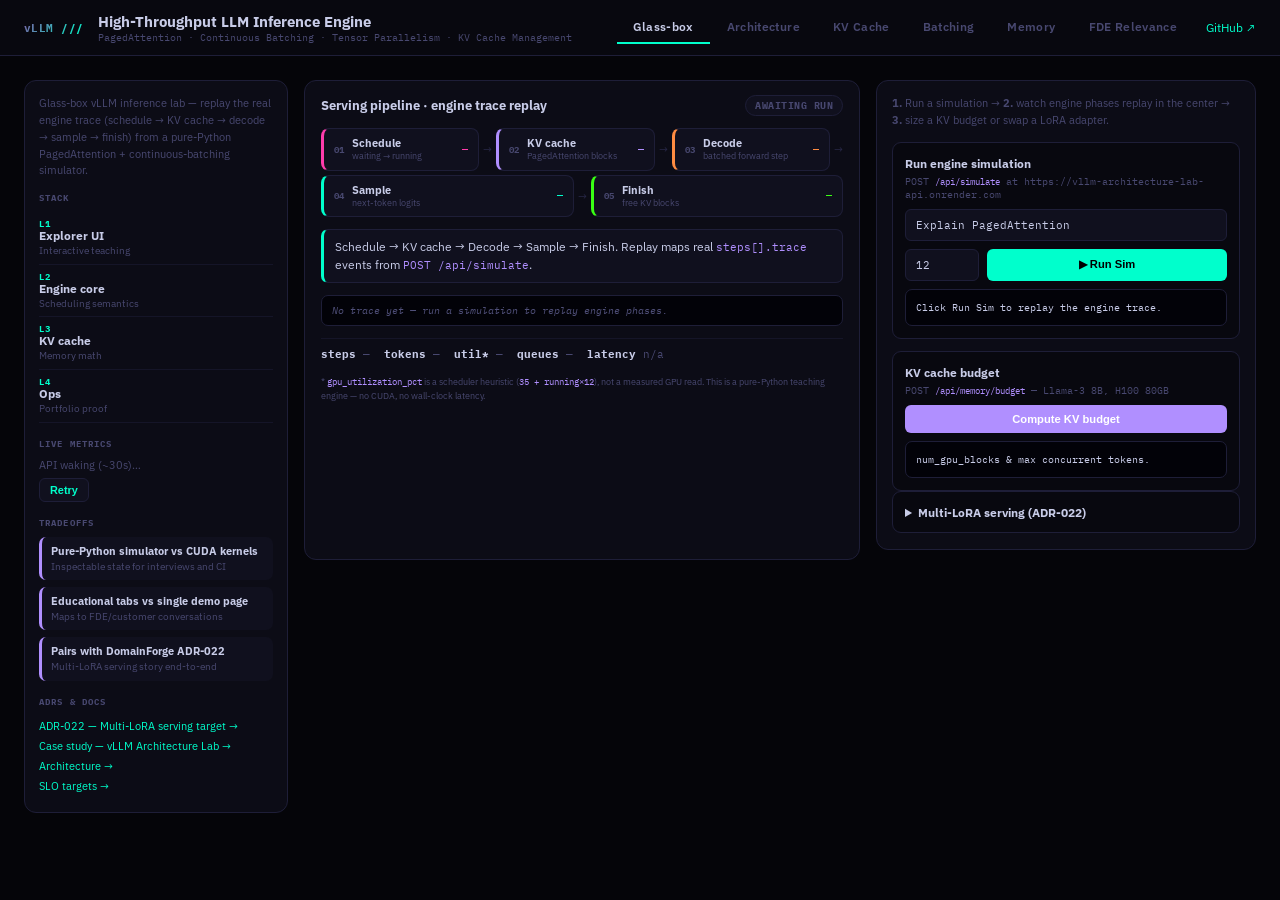
<file: demo/index.html>
<!DOCTYPE html>
<html lang="en">
<head>
<meta charset="UTF-8">
<meta name="viewport" content="width=device-width, initial-scale=1.0">
<title>vLLM Architecture — High-Throughput Inference</title>
<style>
@import url('https://fonts.googleapis.com/css2?family=IBM+Plex+Mono:wght@400;500;600;700&family=IBM+Plex+Sans:wght@300;400;500;600;700;800&display=swap');

:root {
  /* Palette — silicon wafer dark + electric neon accents */
  --bg:      #050509;
  --s1:      #08080F;
  --s2:      #0C0C16;
  --s3:      #10101E;
  --border:  #151528;
  --border2: #1E1E38;

  /* Signal colors */
  --gpu:     #00FFCC;   /* GPU / hardware — teal-mint */
  --kv:      #7B5EA7;   /* KV cache — deep purple */
  --kv2:     #B08FFF;   /* KV cache light */
  --batch:   #FF8C42;   /* Batching — amber-orange */
  --mem:     #4FACDE;   /* Memory mgmt — steel blue */
  --sched:   #FF3CAC;   /* Scheduler — hot pink */
  --api:     #39FF14;   /* API layer — neon green */
  --tensor:  #FFD23F;   /* Tensor parallel — gold */
  --quant:   #FF6B6B;   /* Quantization — coral */

  --text:    #C8CCE8;
  --muted:   #484870;
  --muted2:  #282848;

  --mono:    'IBM Plex Mono', monospace;
  --sans:    'IBM Plex Sans', system-ui, sans-serif;
  --surface: var(--s2);
  --accent:  var(--gpu);
}

*, *::before, *::after { box-sizing: border-box; margin: 0; padding: 0; }

body {
  background: var(--bg);
  color: var(--text);
  font-family: var(--sans);
  min-height: 100vh;
}

::-webkit-scrollbar { width: 5px; height: 5px; }
::-webkit-scrollbar-thumb { background: var(--border2); border-radius: 3px; }

/* ── Header ── */
.hdr {
  background: var(--s1);
  border-bottom: 1px solid var(--border2);
  padding: 0 24px;
  display: flex; align-items: center; justify-content: space-between;
  height: 56px;
  position: sticky; top: 0; z-index: 200;
  backdrop-filter: blur(12px);
}
.hdr-left { display: flex; align-items: center; gap: 14px; }
.hdr-badge {
  font-family: var(--mono); font-size: 0.7rem; font-weight: 700;
  background: linear-gradient(135deg, var(--kv), var(--gpu));
  -webkit-background-clip: text; -webkit-text-fill-color: transparent;
  letter-spacing: 0.04em;
}
.hdr-title { font-size: 0.92rem; font-weight: 700; color: var(--text); }
.hdr-sub { font-size: 0.6rem; color: var(--muted); font-family: var(--mono); }
.tabs { display: flex; gap: 1px; }
.tab {
  background: none; border: none; cursor: pointer;
  padding: 8px 16px; font-size: 0.72rem; font-weight: 600;
  color: var(--muted); font-family: var(--sans); letter-spacing: 0.03em;
  border-bottom: 2px solid transparent; transition: all 0.15s;
}
.tab.on { color: var(--text); border-bottom-color: var(--gpu); }

/* ── Views ── */
.view { display: none; padding: 24px; min-height: calc(100vh - 56px); }
.view.on { display: block; }

/* ══════════════════════════════════════════
   ARCHITECTURE DIAGRAM
══════════════════════════════════════════ */
.arch-wrap { min-width: 1080px; }

/* Section title bar */
.sec-bar {
  display: flex; align-items: center; gap: 10px;
  margin-bottom: 10px; margin-top: 20px;
}
.sec-bar:first-child { margin-top: 0; }
.sec-line { flex: 1; height: 1px; background: var(--border2); }
.sec-label {
  font-size: 0.6rem; font-weight: 700; text-transform: uppercase;
  letter-spacing: 0.14em; font-family: var(--mono); white-space: nowrap;
}

/* Layer row */
.layer {
  display: flex; align-items: stretch; gap: 0;
  margin-bottom: 4px;
}

.layer-tag {
  width: 120px; flex-shrink: 0;
  display: flex; flex-direction: column; justify-content: center;
  padding: 10px 12px;
  background: var(--s1); border: 1px solid var(--border2);
  border-right: 3px solid;
  border-radius: 8px 0 0 8px;
}
.lt-name { font-size: 0.62rem; font-weight: 700; text-transform: uppercase; letter-spacing: 0.1em; }
.lt-sub  { font-size: 0.54rem; color: var(--muted); margin-top: 2px; font-family: var(--mono); }

.layer-body {
  flex: 1; display: flex; align-items: center; flex-wrap: wrap; gap: 8px;
  padding: 10px 14px;
  background: var(--s2); border: 1px solid var(--border2);
  border-left: none; border-radius: 0 8px 8px 0;
}

/* Node */
.node {
  background: var(--s3); border: 1px solid var(--border2);
  border-radius: 7px; padding: 8px 12px;
  min-width: 110px; cursor: pointer;
  transition: all 0.18s; position: relative;
  border-left: 3px solid transparent;
}
.node:hover { transform: translateY(-2px); box-shadow: 0 6px 24px rgba(0,0,0,0.5); border-color: var(--text); }
.node-icon { font-size: 0.9rem; margin-bottom: 3px; }
.node-name { font-size: 0.68rem; font-weight: 700; line-height: 1.2; color: var(--text); }
.node-sub  { font-size: 0.56rem; font-family: var(--mono); color: var(--muted); margin-top: 2px; }
.node-tag  {
  position: absolute; top: -6px; right: 6px;
  font-size: 0.5rem; font-weight: 800; font-family: var(--mono);
  padding: 1px 5px; border-radius: 10px; text-transform: uppercase; letter-spacing: 0.06em;
}

.arrow { font-size: 0.7rem; color: var(--muted2); flex-shrink: 0; padding: 0 2px; }

/* flow connector between layers */
.flow-connector {
  display: flex; align-items: center; justify-content: center;
  height: 22px; position: relative; margin: 0 0 2px;
}
.flow-connector::before {
  content: ''; position: absolute;
  left: 130px; right: 0; top: 50%; height: 1px;
  background: linear-gradient(90deg, transparent, var(--border2) 20%, var(--border2) 80%, transparent);
}
.flow-label {
  position: relative; background: var(--s2);
  border: 1px solid var(--border2); border-radius: 20px;
  padding: 2px 10px; font-size: 0.56rem; font-family: var(--mono); color: var(--muted);
  margin-left: 130px; z-index: 1;
}

/* ══════════════════════════════════════════
   KV CACHE DEEP-DIVE
══════════════════════════════════════════ */
.kv-visual {
  background: var(--s1);
  border: 1px solid var(--border2);
  border-radius: 12px; padding: 20px;
  margin-bottom: 16px;
}

.kv-title {
  font-size: 0.65rem; font-weight: 700; text-transform: uppercase;
  letter-spacing: 0.12em; font-family: var(--mono); margin-bottom: 16px;
  display: flex; align-items: center; gap: 8px;
}
.kv-title-dot { width: 8px; height: 8px; border-radius: 50%; background: var(--kv2); }

/* PagedAttention block grid */
.paged-grid { display: flex; flex-direction: column; gap: 12px; }
.paged-row { display: flex; align-items: center; gap: 8px; }
.paged-label { font-size: 0.6rem; font-family: var(--mono); color: var(--muted); width: 80px; flex-shrink: 0; text-align: right; }
.blocks-wrap { display: flex; gap: 3px; flex-wrap: wrap; }
.kv-block {
  width: 36px; height: 28px; border-radius: 4px;
  display: flex; align-items: center; justify-content: center;
  font-size: 0.45rem; font-family: var(--mono); font-weight: 700;
  border: 1px solid; position: relative; cursor: pointer;
  transition: all 0.15s;
}
.kv-block:hover { transform: scale(1.2); z-index: 10; }
.kv-block.used   { background: rgba(123,94,167,0.3); border-color: var(--kv2); color: var(--kv2); }
.kv-block.free   { background: rgba(30,30,56,0.6); border-color: var(--border2); color: var(--muted2); }
.kv-block.shared { background: rgba(0,255,204,0.12); border-color: var(--gpu); color: var(--gpu); }
.kv-block.evict  { background: rgba(255,107,107,0.15); border-color: var(--quant); color: var(--quant); border-style: dashed; }

/* ══════════════════════════════════════════
   BATCHING VISUAL
══════════════════════════════════════════ */
.batch-compare {
  display: grid; grid-template-columns: 1fr 1fr; gap: 16px; margin-top: 12px;
}
.batch-panel {
  background: var(--s1); border: 1px solid var(--border2); border-radius: 10px; padding: 16px;
}
.bp-title {
  font-size: 0.62rem; font-weight: 800; text-transform: uppercase; letter-spacing: 0.1em;
  margin-bottom: 12px; display: flex; align-items: center; gap: 7px;
}
.request-bar {
  height: 22px; border-radius: 3px; margin-bottom: 5px;
  display: flex; align-items: center; padding: 0 8px;
  font-size: 0.55rem; font-family: var(--mono); font-weight: 700;
  position: relative; overflow: hidden;
}
.req-wait { position: absolute; right: 0; top: 0; bottom: 0; opacity: 0.3; }

.throughput-bar {
  height: 8px; border-radius: 4px; margin-top: 8px;
  background: linear-gradient(90deg, var(--batch), var(--gpu));
  transition: width 1s;
}

/* ══════════════════════════════════════════
   MEMORY MAP
══════════════════════════════════════════ */
.mem-map {
  display: grid; grid-template-columns: 1fr 1fr; gap: 16px;
}
.mem-bar-group { margin-top: 10px; }
.mem-segment {
  display: flex; align-items: center; gap: 8px;
  padding: 6px 0; border-bottom: 1px solid var(--border);
  font-size: 0.7rem;
}
.mem-seg-color { width: 10px; height: 10px; border-radius: 2px; flex-shrink: 0; }
.mem-seg-label { flex: 1; color: var(--text); }
.mem-seg-bar-wrap { width: 120px; height: 6px; background: var(--border2); border-radius: 3px; overflow: hidden; }
.mem-seg-bar { height: 100%; border-radius: 3px; }
.mem-seg-val { font-family: var(--mono); font-size: 0.62rem; font-weight: 700; width: 48px; text-align: right; }

/* GPU utilization bars */
.gpu-util { margin-top: 12px; }
.gpu-row { margin-bottom: 8px; }
.gpu-row-hd { display: flex; justify-content: space-between; font-size: 0.62rem; margin-bottom: 3px; font-family: var(--mono); }
.gpu-bar-bg { height: 14px; background: var(--border2); border-radius: 3px; overflow: hidden; position: relative; }
.gpu-bar-fill { height: 100%; border-radius: 3px; position: relative; transition: width 1s; }
.gpu-bar-label { position: absolute; right: 6px; top: 0; height: 100%; display: flex; align-items: center; font-size: 0.55rem; font-family: var(--mono); font-weight: 700; }

/* ══════════════════════════════════════════
   FDE GUIDE
══════════════════════════════════════════ */
.fde-grid { display: grid; grid-template-columns: 1fr 1fr 1fr; gap: 14px; }
.fde-card {
  border-radius: 10px; padding: 16px;
  border: 1px solid var(--border2); background: var(--s1);
  position: relative; overflow: hidden;
}
.fde-card::before {
  content: ''; position: absolute; top: 0; left: 0; right: 0; height: 3px;
  border-radius: 10px 10px 0 0;
}
.fde-tier { font-size: 0.55rem; font-weight: 800; text-transform: uppercase; letter-spacing: 0.12em; font-family: var(--mono); margin-bottom: 6px; }
.fde-role { font-size: 0.95rem; font-weight: 800; margin-bottom: 4px; line-height: 1.2; }
.fde-sub  { font-size: 0.68rem; color: var(--muted); margin-bottom: 12px; }
.fde-items { display: flex; flex-direction: column; gap: 6px; }
.fde-item { display: flex; align-items: flex-start; gap: 7px; font-size: 0.7rem; line-height: 1.4; }
.fde-dot  { width: 5px; height: 5px; border-radius: 50%; flex-shrink: 0; margin-top: 5px; }
.depth-meter {
  margin-top: 12px; padding: 8px 10px;
  background: var(--s3); border-radius: 6px;
  font-size: 0.62rem; font-family: var(--mono);
}
.depth-label { color: var(--muted); margin-bottom: 4px; }
.depth-bar { height: 6px; border-radius: 3px; background: var(--border2); overflow: hidden; }
.depth-fill { height: 100%; border-radius: 3px; }

/* info table */
.info-tbl { width: 100%; border-collapse: collapse; margin-top: 12px; }
.info-tbl th {
  text-align: left; padding: 6px 10px; font-size: 0.6rem; font-weight: 700;
  text-transform: uppercase; letter-spacing: 0.08em; color: var(--muted);
  border-bottom: 1px solid var(--border2); font-family: var(--mono);
}
.info-tbl td { padding: 7px 10px; font-size: 0.7rem; border-bottom: 1px solid var(--border); vertical-align: top; }
.info-tbl tr:last-child td { border-bottom: none; }
.info-tbl td:first-child { font-weight: 700; color: var(--text); }
.info-tbl td:nth-child(2) { color: var(--muted); font-size: 0.65rem; }
.info-tbl td:nth-child(3) { font-family: var(--mono); font-size: 0.62rem; }

.yes { color: var(--gpu); font-weight: 800; }
.partial { color: var(--batch); font-weight: 700; }
.no { color: var(--quant); }

/* code block */
.codeblock {
  background: #020208;
  border: 1px solid var(--border2); border-radius: 8px;
  padding: 16px; font-family: var(--mono); font-size: 0.68rem; line-height: 1.9;
  overflow-x: auto; margin-top: 12px;
}

/* tooltip */
.tooltip-wrap { position: relative; display: inline-block; }
.tooltip {
  display: none;
  position: absolute; bottom: calc(100% + 8px); left: 50%; transform: translateX(-50%);
  background: var(--s3); border: 1px solid var(--border2); border-radius: 7px;
  padding: 8px 12px; min-width: 200px; max-width: 280px;
  font-size: 0.65rem; line-height: 1.5; color: var(--text);
  z-index: 300; pointer-events: none; white-space: normal;
}
.node:hover .tooltip { display: block; }

@keyframes pulse-glow {
  0%,100% { box-shadow: 0 0 0 0 currentColor; }
  50%      { box-shadow: 0 0 8px 2px currentColor; }
}
.pulse { animation: pulse-glow 2.5s ease-in-out infinite; }

/* ══════════════════════════════════════════
   GLASS-BOX WORKBENCH (rail · pipeline · product)
══════════════════════════════════════════ */
.gb-workbench {
  display: grid;
  grid-template-columns: 264px minmax(0, 1fr) 380px;
  gap: 16px;
  align-items: start;
  max-width: 1440px;
}
.gb-rail, .gb-center, .gb-product {
  background: var(--s2);
  border: 1px solid var(--border2);
  border-radius: 12px;
}

/* ── Left rail ── */
.gb-rail {
  padding: 14px 14px 16px;
  font-size: 0.72rem;
  position: sticky; top: 72px;
  max-height: calc(100vh - 92px); overflow: auto;
}
.gb-rail-lede { font-size: 0.68rem; color: var(--muted); line-height: 1.55; margin-bottom: 12px; }
.gb-rail-title {
  font-size: 0.58rem; font-weight: 700; text-transform: uppercase; letter-spacing: 0.12em;
  color: var(--muted); font-family: var(--mono); margin: 14px 0 8px;
}
.gb-rail-title:first-of-type { margin-top: 0; }
.gb-stack-layer { padding: 6px 0; border-bottom: 1px solid var(--border); }
.gb-stack-tier { font-size: 0.54rem; font-weight: 800; color: var(--gpu); font-family: var(--mono); letter-spacing: 0.06em; }
.gb-stack-name { font-weight: 700; font-size: 0.74rem; color: var(--text); line-height: 1.25; }
.gb-stack-role { color: var(--muted); font-size: 0.64rem; line-height: 1.35; }
.gb-metrics { display: grid; grid-template-columns: 1fr 1fr; gap: 6px; }
.gb-metric { background: var(--s3); border: 1px solid var(--border2); border-radius: 7px; padding: 6px 8px; }
.gb-metric span { display: block; font-size: 0.52rem; color: var(--muted); text-transform: uppercase; letter-spacing: 0.05em; font-family: var(--mono); }
.gb-metric strong { font-size: 0.95rem; font-weight: 700; color: var(--text); font-family: var(--mono); }
.gb-metrics-failed { color: var(--muted); }
.gb-retry {
  margin-top: 6px; background: var(--s3); color: var(--gpu); border: 1px solid var(--border2);
  padding: 5px 10px; border-radius: 6px; font-size: 0.68rem; cursor: pointer; font-weight: 700;
}
.gb-tradeoff { margin-top: 7px; padding: 7px 9px; background: var(--s3); border-radius: 7px; border-left: 3px solid var(--kv2); }
.gb-tradeoff strong { display: block; font-size: 0.68rem; color: var(--text); margin-bottom: 2px; }
.gb-tradeoff p { margin: 0; font-size: 0.62rem; color: var(--muted); line-height: 1.35; }
.gb-adr-links { list-style: none; }
.gb-adr-links a { display: block; font-size: 0.66rem; color: var(--gpu); text-decoration: none; padding: 3px 0; }
.gb-adr-links a:hover { text-decoration: underline; }
.gb-rail .muted { color: var(--muted); font-size: 0.66rem; }

/* ── Center pipeline ── */
.gb-center { padding: 14px 16px 16px; display: flex; flex-direction: column; gap: 12px; min-height: 480px; }
.gb-center-head { display: flex; align-items: center; justify-content: space-between; gap: 8px; flex-wrap: wrap; }
.gb-center-head h2 { font-size: 0.82rem; font-weight: 700; color: var(--text); }
.gb-source-badge {
  font-size: 0.6rem; font-weight: 700; padding: 3px 9px; border-radius: 999px; font-family: var(--mono);
  background: var(--s3); color: var(--muted); border: 1px solid var(--border2); text-transform: uppercase; letter-spacing: 0.05em;
}
.gb-source-badge.live { background: rgba(57,255,20,0.12); color: var(--api); border-color: rgba(57,255,20,0.3); }
.gb-source-badge.running { background: rgba(255,140,66,0.12); color: var(--batch); border-color: rgba(255,140,66,0.3); }

.gb-pipeline { display: flex; flex-wrap: wrap; align-items: stretch; gap: 4px; }
.gb-agent-node {
  --node-accent: var(--border2);
  display: grid; grid-template-columns: auto 1fr auto; gap: 4px 8px; align-items: center;
  flex: 1 1 120px; min-width: 120px; padding: 8px 10px;
  border: 1.5px solid var(--border2); border-left: 3px solid var(--node-accent); border-radius: 8px;
  background: var(--s3); transition: all 0.2s;
}
.gb-agent-node.gb-active { border-color: var(--node-accent); box-shadow: 0 0 14px -2px var(--node-accent); background: var(--s1); }
.gb-agent-node.gb-done { border-color: var(--node-accent); opacity: 0.92; }
.gb-agent-idx { font-size: 0.56rem; font-weight: 800; color: var(--muted); font-family: var(--mono); }
.gb-agent-node strong { display: block; font-size: 0.7rem; color: var(--text); line-height: 1.2; }
.gb-agent-node small { display: block; font-size: 0.54rem; color: var(--muted); line-height: 1.3; }
.gb-agent-node em { font-style: normal; font-family: var(--mono); font-size: 0.6rem; color: var(--node-accent); font-weight: 700; }
.gb-agent-arrow { align-self: center; color: var(--muted2); font-size: 0.7rem; }

.gb-gate {
  font-size: 0.72rem; padding: 8px 11px; background: var(--s3);
  border: 1px solid var(--border2); border-left: 3px solid var(--gpu);
  border-radius: 7px; color: var(--text); line-height: 1.5;
}
.gb-gate code, .gb-hint code, .gb-honest-note code { font-family: var(--mono); color: var(--kv2); font-size: 0.92em; }
.gb-event-log {
  font-family: var(--mono); font-size: 0.64rem; max-height: 130px; overflow: auto;
  background: #020208; border: 1px solid var(--border2); border-radius: 7px; padding: 8px 10px; color: var(--muted);
}
.gb-event-log .ev-live { color: var(--api); line-height: 1.7; }
.gb-ops-strip {
  display: flex; flex-wrap: wrap; gap: 6px 14px; font-size: 0.66rem; color: var(--muted);
  font-family: var(--mono); padding-top: 8px; border-top: 1px solid var(--border);
}
.gb-ops-strip strong { color: var(--text); font-weight: 700; }
.gb-honest-note { font-size: 0.58rem; color: var(--muted); line-height: 1.5; margin-top: 2px; }

/* ── Right product ── */
.gb-product { padding: 14px 15px 16px; position: sticky; top: 72px; max-height: calc(100vh - 92px); overflow: auto; }
.gb-guided { font-size: 0.7rem; color: var(--muted); line-height: 1.55; margin-bottom: 12px; }
.gb-panel { margin-top: 12px; padding: 12px; background: var(--s1); border: 1px solid var(--border2); border-radius: 9px; }
.gb-panel:first-of-type { margin-top: 0; }
.gb-panel h3 { font-size: 0.78rem; font-weight: 700; color: var(--text); margin-bottom: 4px; }
.gb-panel summary { font-size: 0.78rem; font-weight: 700; color: var(--text); cursor: pointer; }
.gb-hint { font-size: 0.6rem; color: var(--muted); margin-bottom: 8px; font-family: var(--mono); }
.gb-product input {
  width: 100%; background: var(--s3); border: 1px solid var(--border2); color: var(--text);
  padding: 8px 10px; border-radius: 6px; font-family: var(--mono); font-size: 0.68rem; margin-bottom: 8px;
}
.gb-row { display: flex; gap: 8px; margin-bottom: 8px; }
.gb-row input { width: 74px; margin-bottom: 0; }
.gb-btn { flex: 1; border: none; padding: 8px 14px; border-radius: 6px; font-weight: 700; font-size: 0.7rem; cursor: pointer; }
.gb-btn--gpu { background: var(--gpu); color: #000; }
.gb-btn--kv { background: var(--kv2); color: #fff; width: 100%; }
.gb-btn--tensor { background: var(--tensor); color: #000; width: 100%; }
.gb-out {
  background: #020208; border: 1px solid var(--border2); border-radius: 7px; padding: 10px;
  font-family: var(--mono); font-size: 0.6rem; line-height: 1.6; color: var(--text);
  max-height: 200px; overflow: auto; margin-top: 8px; white-space: pre-wrap; word-break: break-word;
}

@media (max-width: 1100px) {
  .gb-workbench { grid-template-columns: 1fr; }
  .gb-rail, .gb-product { position: static; max-height: none; }
  .gb-center { order: 1; }
  .gb-product { order: 2; }
  .gb-rail { order: 3; }
}
</style>
<link rel="stylesheet" href="architect-panel.css" />
<script src="config.js"></script>
<script src="architect-config.js"></script>
<script src="architect-panel.js"></script>
</head>
<body>

<!-- HEADER -->
<div class="hdr">
  <div class="hdr-left">
    <div>
      <div class="hdr-badge">vLLM ///</div>
    </div>
    <div>
      <div class="hdr-title">High-Throughput LLM Inference Engine</div>
      <div class="hdr-sub">PagedAttention · Continuous Batching · Tensor Parallelism · KV Cache Management</div>
    </div>
  </div>
  <div class="tabs">
    <button class="tab on"  onclick="sw('glass',this)">Glass-box</button>
    <button class="tab"     onclick="sw('arch',this)">Architecture</button>
    <button class="tab"     onclick="sw('kv',this)">KV Cache</button>
    <button class="tab"     onclick="sw('batch',this)">Batching</button>
    <button class="tab"     onclick="sw('mem',this)">Memory</button>
    <button class="tab"     onclick="sw('fde',this)">FDE Relevance</button>
    <a href="https://github.com/vpeetla-ai/vllm-architecture-lab" style="margin-left:12px;font-size:0.72rem;color:var(--gpu);text-decoration:none;align-self:center">GitHub ↗</a>
  </div>
</div>

<div id="workbench-product">

<!-- ══════════════════ GLASS-BOX WORKBENCH ══════════════════ -->
<div id="view-glass" class="view on">
<div class="gb-workbench">

  <!-- LEFT: architecture rail + live metrics (mounted by architect-panel.js) -->
  <aside id="gb-rail" class="gb-rail" aria-label="Architecture and metrics"></aside>

  <!-- CENTER: honest engine trace replay -->
  <section class="gb-center" aria-label="Inference pipeline glass-box">
    <div class="gb-center-head">
      <h2>Serving pipeline · engine trace replay</h2>
      <span id="gbSourceBadge" class="gb-source-badge">awaiting run</span>
    </div>
    <div id="gbPipeline" class="gb-pipeline" aria-live="polite"></div>
    <div class="gb-gate" id="gbGate">
      Schedule → KV cache → Decode → Sample → Finish. Replay maps real
      <code>steps[].trace</code> events from <code>POST /api/simulate</code>.
    </div>
    <div id="gbEventLog" class="gb-event-log" aria-live="polite">
      <div class="muted" style="font-style:italic">No trace yet — run a simulation to replay engine phases.</div>
    </div>
    <div id="gbOpsStrip" class="gb-ops-strip">
      <span><strong>steps</strong> —</span>
      <span><strong>tokens</strong> —</span>
      <span><strong>util*</strong> —</span>
      <span><strong>queues</strong> —</span>
      <span><strong>latency</strong> n/a</span>
    </div>
    <p class="gb-honest-note">* <code>gpu_utilization_pct</code> is a scheduler heuristic (<code>35 + running×12</code>), not a measured GPU read. This is a pure-Python teaching engine — no CUDA, no wall-clock latency.</p>
  </section>

  <!-- RIGHT: product UX -->
  <aside class="gb-product" aria-label="Inference simulator">
    <p class="gb-guided">
      <strong>1.</strong> Run a simulation → <strong>2.</strong> watch engine phases replay in the center →
      <strong>3.</strong> size a KV budget or swap a LoRA adapter.
    </p>

    <section class="gb-panel">
      <h3>Run engine simulation</h3>
      <p class="gb-hint">POST <code>/api/simulate</code> at <span id="api-url">…</span></p>
      <input id="sim-prompt" value="Explain PagedAttention" placeholder="prompt" />
      <div class="gb-row">
        <input id="sim-tokens" type="number" value="12" min="1" max="64" title="max_tokens" />
        <button onclick="runSim()" class="gb-btn gb-btn--gpu">▶ Run Sim</button>
      </div>
      <pre id="sim-out" class="gb-out">Click Run Sim to replay the engine trace.</pre>
    </section>

    <section class="gb-panel">
      <h3>KV cache budget</h3>
      <p class="gb-hint">POST <code>/api/memory/budget</code> — Llama-3 8B, H100 80GB</p>
      <button onclick="calcBudget()" class="gb-btn gb-btn--kv">Compute KV budget</button>
      <pre id="budget-out" class="gb-out">num_gpu_blocks &amp; max concurrent tokens.</pre>
    </section>

    <details class="gb-panel">
      <summary>Multi-LoRA serving (ADR-022)</summary>
      <p class="gb-hint">POST <code>/v1/chat/completions</code> — hot-swap adapter on shared base</p>
      <button onclick="swapAdapter()" class="gb-btn gb-btn--tensor">Route triage → adapter</button>
      <pre id="adapter-out" class="gb-out">Shows adapter_swapped + usage tokens.</pre>
    </details>
  </aside>

</div>
</div>

<!-- ══════════════════ ARCHITECTURE ══════════════════ -->
<div id="view-arch" class="view">
<div class="arch-wrap">

  <!-- L0: Client / API -->
  <div class="sec-bar"><div class="sec-line"></div><div class="sec-label" style="color:var(--api)">● API Entrypoint</div><div class="sec-line"></div></div>
  <div class="layer">
    <div class="layer-tag" style="border-color:var(--api)">
      <div class="lt-name" style="color:var(--api)">API Layer</div>
      <div class="lt-sub">OpenAI-compatible</div>
    </div>
    <div class="layer-body">
      <div class="node" style="border-left-color:var(--api)" onclick="">
        <div class="node-tag" style="background:rgba(57,255,20,0.15);color:var(--api)">HTTP</div>
        <div class="node-icon">🌐</div>
        <div class="node-name">FastAPI Server</div>
        <div class="node-sub">POST /v1/completions<br>POST /v1/chat/completions</div>
        <div class="tooltip">OpenAI-compatible REST API. Accepts prompt, max_tokens, temperature, stream. Routes to AsyncEngine.</div>
      </div>
      <div class="arrow">→</div>
      <div class="node" style="border-left-color:var(--api)">
        <div class="node-icon">🔌</div>
        <div class="node-name">Streaming SSE</div>
        <div class="node-sub">token-by-token output<br>AsyncGenerator</div>
        <div class="tooltip">Server-sent events stream tokens as they're generated. Uses asyncio.Queue internally.</div>
      </div>
      <div class="arrow">→</div>
      <div class="node" style="border-left-color:var(--api)">
        <div class="node-icon">🔑</div>
        <div class="node-name">Request Parser</div>
        <div class="node-sub">SamplingParams<br>prompt → token IDs</div>
        <div class="tooltip">Tokenizes prompt using the model's tokenizer. Validates SamplingParams (temperature, top_p, etc.) and creates a SequenceGroup.</div>
      </div>
    </div>
  </div>

  <div class="flow-connector"><div class="flow-label">SequenceGroup → AsyncLLMEngine</div></div>

  <!-- L1: Engine -->
  <div class="sec-bar"><div class="sec-line"></div><div class="sec-label" style="color:var(--sched)">● AsyncLLMEngine — Core Orchestration</div><div class="sec-line"></div></div>
  <div class="layer">
    <div class="layer-tag" style="border-color:var(--sched)">
      <div class="lt-name" style="color:var(--sched)">Async Engine</div>
      <div class="lt-sub">event loop driven</div>
    </div>
    <div class="layer-body">
      <div class="node" style="border-left-color:var(--sched); min-width:150px" onclick="">
        <div class="node-tag" style="background:rgba(255,60,172,0.15);color:var(--sched)">Core</div>
        <div class="node-icon">⚙️</div>
        <div class="node-name">LLMEngine</div>
        <div class="node-sub">step() loop · add_request()<br>abort_request()</div>
        <div class="tooltip">Main synchronous engine. Drives the per-step execution loop. Coordinates Scheduler, BlockManager, and Worker(s). Each step() call generates one new token per sequence.</div>
      </div>
      <div class="arrow">→</div>
      <div class="node" style="border-left-color:var(--sched); min-width:160px" onclick="">
        <div class="node-tag" style="background:rgba(255,60,172,0.15);color:var(--sched)">🔑 Key</div>
        <div class="node-icon">📋</div>
        <div class="node-name">Scheduler</div>
        <div class="node-sub">FCFS · preemption<br>waiting → running → swap</div>
        <div class="tooltip">The brain of continuous batching. Decides which sequences to run each step. Uses 3 queues: waiting (not yet scheduled), running (on GPU), swapped (evicted to CPU). Implements preemption when GPU memory is full.</div>
      </div>
      <div class="arrow">→</div>
      <div class="node" style="border-left-color:var(--kv2); min-width:180px" onclick="">
        <div class="node-tag" style="background:rgba(123,94,167,0.2);color:var(--kv2)">KV</div>
        <div class="node-icon">🧱</div>
        <div class="node-name">BlockSpaceManager</div>
        <div class="node-sub">PagedAttention allocator<br>logical → physical blocks</div>
        <div class="tooltip">Manages KV cache memory via paging. Maps logical blocks (sequence-visible) to physical blocks (GPU memory pages). Enables copy-on-write for beam search and prefix sharing across requests.</div>
      </div>
      <div class="arrow">→</div>
      <div class="node" style="border-left-color:var(--kv2)" onclick="">
        <div class="node-icon">🔍</div>
        <div class="node-name">Prefix Cache</div>
        <div class="node-sub">hash-based lookup<br>prompt sharing</div>
        <div class="tooltip">Caches KV blocks for repeated prompt prefixes. If two requests share a system prompt, the KV blocks are reused without recomputation. Hit rate can reach 60-80% in chat applications.</div>
      </div>
    </div>
  </div>

  <div class="flow-connector"><div class="flow-label">SchedulerOutput → execute_model()</div></div>

  <!-- L2: Batching -->
  <div class="sec-bar"><div class="sec-line"></div><div class="sec-label" style="color:var(--batch)">● Continuous Batching Engine</div><div class="sec-line"></div></div>
  <div class="layer">
    <div class="layer-tag" style="border-color:var(--batch)">
      <div class="lt-name" style="color:var(--batch)">Batching</div>
      <div class="lt-sub">continuous / paged</div>
    </div>
    <div class="layer-body">
      <div class="node" style="border-left-color:var(--batch); min-width:160px">
        <div class="node-tag" style="background:rgba(255,140,66,0.15);color:var(--batch)">Core</div>
        <div class="node-icon">📦</div>
        <div class="node-name">Continuous Batching</div>
        <div class="node-sub">vs static batching<br>per-step scheduling</div>
        <div class="tooltip">Unlike static batching (wait for all requests to finish), continuous batching inserts new sequences into the batch the moment a slot frees up. This eliminates GPU idle time between requests and is the #1 throughput gain in vLLM.</div>
      </div>
      <div class="arrow">→</div>
      <div class="node" style="border-left-color:var(--batch)">
        <div class="node-icon">🔢</div>
        <div class="node-name">Token Budget</div>
        <div class="node-sub">max_num_seqs<br>max_num_batched_tokens</div>
        <div class="tooltip">Controls how many sequences and total tokens can be processed in a single forward pass. Tuned based on GPU memory capacity and model size.</div>
      </div>
      <div class="arrow">→</div>
      <div class="node" style="border-left-color:var(--batch)">
        <div class="node-icon">🔀</div>
        <div class="node-name">Chunked Prefill</div>
        <div class="node-sub">split long prompts<br>prefill + decode mix</div>
        <div class="tooltip">Splits long prompt prefill across multiple steps, allowing decode tokens from other requests to be processed concurrently. Reduces time-to-first-token for concurrent users.</div>
      </div>
      <div class="arrow">→</div>
      <div class="node" style="border-left-color:var(--batch)">
        <div class="node-icon">🔄</div>
        <div class="node-name">Speculative Decoding</div>
        <div class="node-sub">draft model → verify<br>2-4× decode speedup</div>
        <div class="tooltip">Uses a small draft model (e.g. 68M params) to generate K candidate tokens, then the large model verifies all K in one forward pass. Achieves 2-4× speedup on decode-heavy workloads.</div>
      </div>
    </div>
  </div>

  <div class="flow-connector"><div class="flow-label">ModelInput → Worker.execute_model()</div></div>

  <!-- L3: Workers / Tensor Parallel -->
  <div class="sec-bar"><div class="sec-line"></div><div class="sec-label" style="color:var(--tensor)">● Worker Layer — Tensor + Pipeline Parallelism</div><div class="sec-line"></div></div>
  <div class="layer">
    <div class="layer-tag" style="border-color:var(--tensor)">
      <div class="lt-name" style="color:var(--tensor)">Workers</div>
      <div class="lt-sub">TP · PP · ray</div>
    </div>
    <div class="layer-body">
      <div class="node" style="border-left-color:var(--tensor)">
        <div class="node-icon">🗂️</div>
        <div class="node-name">Worker (GPU 0)</div>
        <div class="node-sub">TP rank 0 · NCCL<br>KV cache replica</div>
        <div class="tooltip">Each Worker process manages one GPU. In tensor parallelism, attention heads and MLP layers are split across workers. Workers communicate via NCCL all-reduce during forward pass.</div>
      </div>
      <div class="arrow">⟷</div>
      <div class="node" style="border-left-color:var(--tensor)">
        <div class="node-icon">🗂️</div>
        <div class="node-name">Worker (GPU 1)</div>
        <div class="node-sub">TP rank 1 · NCCL<br>KV cache replica</div>
        <div class="tooltip">Mirror worker. Holds complementary attention head shards. Communicates via high-bandwidth NVLink or InfiniBand.</div>
      </div>
      <div class="arrow">→</div>
      <div class="node" style="border-left-color:var(--tensor)">
        <div class="node-icon">⟳</div>
        <div class="node-name">NCCL All-Reduce</div>
        <div class="node-sub">NVLink 600GB/s<br>InfiniBand fallback</div>
        <div class="tooltip">After each attention layer, partial results from all TP workers are summed via NCCL all-reduce. NVLink bandwidth is critical — bottleneck here limits TP scaling efficiency.</div>
      </div>
      <div class="arrow">→</div>
      <div class="node" style="border-left-color:var(--tensor)">
        <div class="node-icon">🎯</div>
        <div class="node-name">Ray Distributed</div>
        <div class="node-sub">multi-node PP<br>actor model</div>
        <div class="tooltip">For pipeline parallelism across nodes, vLLM uses Ray actors. Each pipeline stage runs on a different node. Ray handles scheduling, fault tolerance, and inter-node communication.</div>
      </div>
    </div>
  </div>

  <div class="flow-connector"><div class="flow-label">logits → sampler → next token</div></div>

  <!-- L4: Model Execution -->
  <div class="sec-bar"><div class="sec-line"></div><div class="sec-label" style="color:var(--gpu)">● Model Execution — Attention + Sampling</div><div class="sec-line"></div></div>
  <div class="layer">
    <div class="layer-tag" style="border-color:var(--gpu)">
      <div class="lt-name" style="color:var(--gpu)">Model Exec</div>
      <div class="lt-sub">forward pass</div>
    </div>
    <div class="layer-body">
      <div class="node" style="border-left-color:var(--gpu); min-width:160px">
        <div class="node-tag" style="background:rgba(0,255,204,0.1);color:var(--gpu)">CUDA</div>
        <div class="node-icon">⚡</div>
        <div class="node-name">PagedAttention CUDA</div>
        <div class="node-sub">custom kernel<br>non-contiguous KV blocks</div>
        <div class="tooltip">The core innovation. Custom CUDA kernel that reads KV cache from non-contiguous physical memory blocks (pages), eliminating memory fragmentation. Inspired by OS virtual memory paging. Reduces memory waste from ~60% to ~4%.</div>
      </div>
      <div class="arrow">→</div>
      <div class="node" style="border-left-color:var(--gpu)">
        <div class="node-icon">⚡</div>
        <div class="node-name">FlashAttention v2</div>
        <div class="node-sub">IO-aware · fused<br>O(N) HBM reads</div>
        <div class="tooltip">Tiled attention computation that minimizes HBM (High Bandwidth Memory) reads. Fuses Q·K·V matmuls into a single CUDA kernel. Reduces memory bandwidth bottleneck by 5-8×.</div>
      </div>
      <div class="arrow">→</div>
      <div class="node" style="border-left-color:var(--quant)">
        <div class="node-tag" style="background:rgba(255,107,107,0.15);color:var(--quant)">Quant</div>
        <div class="node-icon">🗜️</div>
        <div class="node-name">Quantization</div>
        <div class="node-sub">AWQ · GPTQ · FP8<br>INT4 / INT8</div>
        <div class="tooltip">Weight quantization reduces model memory footprint. AWQ (Activation-aware Weight Quantization) is near-lossless at INT4. FP8 is natively supported on H100 with minimal quality loss and 2× throughput gain.</div>
      </div>
      <div class="arrow">→</div>
      <div class="node" style="border-left-color:var(--gpu)">
        <div class="node-icon">🎲</div>
        <div class="node-name">Sampler</div>
        <div class="node-sub">top-p · top-k · temp<br>beam search · greedy</div>
        <div class="tooltip">Applies sampling strategy to logits. Supports temperature scaling, top-p nucleus sampling, top-k truncation, repetition penalty, and beam search (with copy-on-write KV blocks).</div>
      </div>
    </div>
  </div>

  <div class="flow-connector"><div class="flow-label">token IDs → detokenize → response</div></div>

  <!-- L5: Memory -->
  <div class="sec-bar"><div class="sec-line"></div><div class="sec-label" style="color:var(--mem)">● Memory Hierarchy — GPU → CPU → Disk</div><div class="sec-line"></div></div>
  <div class="layer">
    <div class="layer-tag" style="border-color:var(--mem)">
      <div class="lt-name" style="color:var(--mem)">Memory</div>
      <div class="lt-sub">HBM → DRAM → NVMe</div>
    </div>
    <div class="layer-body">
      <div class="node" style="border-left-color:var(--mem)">
        <div class="node-tag" style="background:rgba(79,172,222,0.15);color:var(--mem)">HBM</div>
        <div class="node-icon">🎮</div>
        <div class="node-name">GPU HBM</div>
        <div class="node-sub">model weights + KV cache<br>80GB H100 / 24GB 4090</div>
        <div class="tooltip">GPU High Bandwidth Memory. Shared between model weights (static, ~14GB for Llama-3 8B in fp16) and KV cache (dynamic, remainder). gpu_memory_utilization=0.9 leaves 10% for activations.</div>
      </div>
      <div class="arrow">⟷ swap</div>
      <div class="node" style="border-left-color:var(--mem)">
        <div class="node-tag" style="background:rgba(79,172,222,0.12);color:var(--mem)">CPU</div>
        <div class="node-icon">🖥️</div>
        <div class="node-name">CPU DRAM Swap</div>
        <div class="node-sub">preemption target<br>PCIe 64GB/s</div>
        <div class="tooltip">When GPU memory is full, the Scheduler preempts lower-priority sequences and swaps their KV blocks to CPU RAM via PCIe. Swap adds latency (~2-5ms per block) but prevents OOM errors.</div>
      </div>
      <div class="arrow">→</div>
      <div class="node" style="border-left-color:var(--mem)">
        <div class="node-icon">📊</div>
        <div class="node-name">KV Cache Budget</div>
        <div class="node-sub">block_size=16 tokens<br>num_gpu_blocks calc</div>
        <div class="tooltip">At startup, vLLM runs a dummy forward pass to measure peak memory usage, then computes num_gpu_blocks = (total_memory × gpu_memory_utilization - model_weights) / kv_block_size.</div>
      </div>
      <div class="arrow">→</div>
      <div class="node" style="border-left-color:var(--mem)">
        <div class="node-icon">💾</div>
        <div class="node-name">Disk Offload</div>
        <div class="node-sub">NVMe via llm-compressor<br>extreme memory saving</div>
        <div class="tooltip">For extremely large models, weights can be offloaded to NVMe SSD via llm-compressor integration. Much slower but enables running 70B+ models on consumer GPUs with NVMe speed ~7GB/s.</div>
      </div>
    </div>
  </div>

  <!-- Quantization row -->
  <div class="sec-bar" style="margin-top:16px"><div class="sec-line"></div><div class="sec-label" style="color:var(--quant)">● Optimization Stack</div><div class="sec-line"></div></div>
  <div class="layer">
    <div class="layer-tag" style="border-color:var(--quant)">
      <div class="lt-name" style="color:var(--quant)">Optimize</div>
      <div class="lt-sub">speed + efficiency</div>
    </div>
    <div class="layer-body">
      <div class="node" style="border-left-color:var(--quant)">
        <div class="node-icon">🗜️</div>
        <div class="node-name">AWQ / GPTQ</div>
        <div class="node-sub">INT4 weights<br>near-lossless</div>
        <div class="tooltip">AWQ: Activation-aware Weight Quantization. Finds salient weights by analyzing activations, preserves them in higher precision. Achieves INT4 compression with <0.5% perplexity degradation.</div>
      </div>
      <div class="arrow">+</div>
      <div class="node" style="border-left-color:var(--quant)">
        <div class="node-icon">⚡</div>
        <div class="node-name">FP8 / BF16</div>
        <div class="node-sub">H100 native<br>2× vs FP16</div>
        <div class="tooltip">H100 has native FP8 tensor cores. FP8 inference gives 2× throughput vs FP16 with minimal quality loss. BF16 is the default for most deployments — better dynamic range than FP16.</div>
      </div>
      <div class="arrow">+</div>
      <div class="node" style="border-left-color:var(--gpu)">
        <div class="node-icon">🔧</div>
        <div class="node-name">Torch Compile</div>
        <div class="node-sub">torch.compile()<br>graph capture</div>
        <div class="tooltip">PyTorch 2.0 compile captures the forward pass as a graph and applies XLA-style optimizations: operator fusion, dead code elimination, kernel selection. Gives 10-30% additional speedup.</div>
      </div>
      <div class="arrow">+</div>
      <div class="node" style="border-left-color:var(--gpu)">
        <div class="node-icon">🎯</div>
        <div class="node-name">CUDA Graphs</div>
        <div class="node-sub">decode phase replay<br>reduce CPU overhead</div>
        <div class="tooltip">Captures the decode-phase forward pass as a CUDA Graph. Replaying the graph eliminates Python overhead and CPU-GPU synchronization during decode, reducing per-token latency by 15-25%.</div>
      </div>
      <div class="arrow">+</div>
      <div class="node" style="border-left-color:var(--tensor)">
        <div class="node-icon">📡</div>
        <div class="node-name">Lora Serving</div>
        <div class="node-sub">multi-adapter · hot-swap<br>shared base weights</div>
        <div class="tooltip">Serves multiple LoRA adapters on a single base model simultaneously. Adapters are hot-swapped between requests. Base model weights stay on GPU; only small adapter deltas are loaded per request. Enables multi-tenant fine-tuned serving.</div>
      </div>
    </div>
  </div>

</div>
</div>

<!-- ══════════════════ KV CACHE ══════════════════ -->
<div id="view-kv" class="view">
<div style="max-width:1000px">

  <div class="kv-visual">
    <div class="kv-title"><div class="kv-title-dot"></div>PagedAttention — Virtual Memory for KV Cache</div>
    <p style="font-size:0.72rem;color:var(--muted);line-height:1.7;margin-bottom:16px">
      Traditional attention requires <strong style="color:var(--text)">contiguous GPU memory</strong> per sequence (pre-allocated to max_length). This wastes 60%+ of KV cache memory. PagedAttention borrows OS virtual paging: each sequence gets <strong style="color:var(--kv2)">logical blocks</strong> mapped to non-contiguous <strong style="color:var(--kv2)">physical blocks</strong> (pages) of fixed size (default: 16 tokens per block). Memory is allocated on demand, one block at a time.
    </p>

    <div class="paged-grid">
      <div class="paged-row">
        <div class="paged-label">Seq A (chat)</div>
        <div class="blocks-wrap">
          <div class="kv-block used" title="Block 0: tokens 0-15">B0<br><span style="font-size:0.4rem">K+V</span></div>
          <div class="kv-block used">B1<br><span style="font-size:0.4rem">K+V</span></div>
          <div class="kv-block used">B2<br><span style="font-size:0.4rem">K+V</span></div>
          <div class="kv-block used">B3↗<br><span style="font-size:0.4rem">active</span></div>
          <span style="font-size:0.58rem;color:var(--muted);align-self:center;margin-left:6px">4 blocks × 16 tok = 64 tokens</span>
        </div>
      </div>
      <div class="paged-row">
        <div class="paged-label">Seq B (code)</div>
        <div class="blocks-wrap">
          <div class="kv-block used">B7<br><span style="font-size:0.4rem">K+V</span></div>
          <div class="kv-block used">B9<br><span style="font-size:0.4rem">K+V</span></div>
          <div class="kv-block used">B12↗<br><span style="font-size:0.4rem">active</span></div>
          <span style="font-size:0.58rem;color:var(--muted);align-self:center;margin-left:6px">Non-contiguous! B7, B9, B12</span>
        </div>
      </div>
      <div class="paged-row">
        <div class="paged-label">Shared prefix</div>
        <div class="blocks-wrap">
          <div class="kv-block shared">P0<br><span style="font-size:0.4rem">shared</span></div>
          <div class="kv-block shared">P1<br><span style="font-size:0.4rem">shared</span></div>
          <span style="font-size:0.58rem;color:var(--gpu);align-self:center;margin-left:6px">System prompt reused by 3 requests (CoW)</span>
        </div>
      </div>
      <div class="paged-row">
        <div class="paged-label">Evicted (swap)</div>
        <div class="blocks-wrap">
          <div class="kv-block evict">E3<br><span style="font-size:0.4rem">→CPU</span></div>
          <div class="kv-block evict">E4<br><span style="font-size:0.4rem">→CPU</span></div>
          <div class="kv-block evict">E8<br><span style="font-size:0.4rem">→CPU</span></div>
          <span style="font-size:0.58rem;color:var(--quant);align-self:center;margin-left:6px">Swapped to CPU RAM — preempted low-priority seqs</span>
        </div>
      </div>
      <div class="paged-row">
        <div class="paged-label">Free blocks</div>
        <div class="blocks-wrap">
          <div class="kv-block free">F5</div><div class="kv-block free">F6</div>
          <div class="kv-block free">F10</div><div class="kv-block free">F11</div>
          <div class="kv-block free">F13</div><div class="kv-block free">F14</div>
          <div class="kv-block free">F15</div><div class="kv-block free">F16</div>
          <span style="font-size:0.58rem;color:var(--muted);align-self:center;margin-left:6px">Available for new sequences</span>
        </div>
      </div>
    </div>
  </div>

  <div style="display:grid;grid-template-columns:1fr 1fr;gap:14px">
    <div class="kv-visual" style="margin-bottom:0">
      <div class="kv-title"><div class="kv-title-dot" style="background:var(--gpu)"></div>KV Block Lifecycle</div>
      <table class="info-tbl">
        <thead><tr><th>State</th><th>Trigger</th><th>Location</th></tr></thead>
        <tbody>
          <tr><td style="color:var(--kv2)">Allocated</td><td>New token appended to seq</td><td style="font-family:var(--mono);font-size:0.62rem">GPU HBM</td></tr>
          <tr><td style="color:var(--gpu)">Shared</td><td>CoW prefix hit (beam/prefix)</td><td style="font-family:var(--mono);font-size:0.62rem">GPU (ref counted)</td></tr>
          <tr><td style="color:var(--batch)">Evicted</td><td>GPU full, low-priority seq preempted</td><td style="font-family:var(--mono);font-size:0.62rem">CPU DRAM</td></tr>
          <tr><td style="color:var(--quant)">Freed</td><td>Sequence completes / aborted</td><td style="font-family:var(--mono);font-size:0.62rem">Free pool</td></tr>
          <tr><td style="color:var(--mem)">Reloaded</td><td>Preempted seq rescheduled</td><td style="font-family:var(--mono);font-size:0.62rem">GPU (PCIe copy)</td></tr>
        </tbody>
      </table>
    </div>
    <div class="kv-visual" style="margin-bottom:0">
      <div class="kv-title"><div class="kv-title-dot" style="background:var(--tensor)"></div>KV Cache Size Formula</div>
      <div class="codeblock" style="margin-top:0;font-size:0.65rem">
<span style="color:var(--muted)"># Per layer, per token:</span><br>
kv_size = 2 × num_heads × head_dim × dtype_bytes<br>
<span style="color:var(--muted)"># Llama-3 8B (FP16):</span><br>
<span style="color:var(--muted)"># 2 × 32 × 128 × 2 = 16,384 bytes/tok/layer</span><br>
<span style="color:var(--muted)"># × 32 layers = 524,288 bytes = 0.5 MB/token</span><br><br>

<span style="color:var(--muted)"># Total GPU KV budget:</span><br>
avail = gpu_mem × gpu_memory_utilization<br>
avail -= model_weights_bytes<br>
num_blocks = avail // (block_size × kv_size)<br><br>

<span style="color:var(--muted)"># Example H100 80GB, Llama-3 8B FP16:</span><br>
<span style="color:var(--kv2)"># model: ~16GB → KV budget: ~56GB</span><br>
<span style="color:var(--kv2)"># num_blocks ≈ 7,000 blocks × 16 tok = 112K tokens</span>
      </div>
    </div>
  </div>

</div>
</div>

<!-- ══════════════════ BATCHING ══════════════════ -->
<div id="view-batch" class="view">
<div style="max-width:1000px">

  <div class="kv-visual">
    <div class="kv-title"><div class="kv-title-dot" style="background:var(--batch)"></div>Static Batching vs Continuous Batching</div>
    <div class="batch-compare">
      <!-- Static -->
      <div class="batch-panel">
        <div class="bp-title" style="color:var(--quant)">❌ Static Batching (old)</div>
        <div style="font-size:0.65rem;color:var(--muted);margin-bottom:10px">Waits for ALL requests in batch to finish. GPU idles while longest request runs.</div>
        <div class="request-bar" style="background:rgba(255,107,107,0.15);width:100%;border:1px solid rgba(255,107,107,0.3);color:var(--quant)">Req A (short: 10 tok)<div class="req-wait" style="background:var(--quant);width:70%"></div></div>
        <div style="font-size:0.55rem;color:var(--muted);margin:-2px 0 5px 8px;font-family:var(--mono)">70% idle wait ↑</div>
        <div class="request-bar" style="background:rgba(255,107,107,0.15);width:100%;border:1px solid rgba(255,107,107,0.3);color:var(--quant)">Req B (medium: 50 tok)<div class="req-wait" style="background:var(--quant);width:30%"></div></div>
        <div style="font-size:0.55rem;color:var(--muted);margin:-2px 0 5px 8px;font-family:var(--mono)">30% idle wait ↑</div>
        <div class="request-bar" style="background:rgba(255,107,107,0.2);width:100%;border:1px solid rgba(255,107,107,0.5);color:var(--quant);font-weight:800">Req C (long: 200 tok) ← dictates batch</div>
        <div style="font-size:0.55rem;color:var(--muted);margin:-2px 0 10px 8px;font-family:var(--mono)">All wait for this one</div>
        <div style="font-size:0.7rem;color:var(--quant)">GPU utilization: ~35% · Throughput: low</div>
      </div>
      <!-- Continuous -->
      <div class="batch-panel">
        <div class="bp-title" style="color:var(--gpu)">✓ Continuous Batching (vLLM)</div>
        <div style="font-size:0.65rem;color:var(--muted);margin-bottom:10px">New requests join the batch the instant a slot frees. No GPU idle time.</div>
        <div style="display:flex;gap:4px;margin-bottom:8px">
          <div style="flex:0.5;height:22px;background:rgba(0,255,204,0.2);border:1px solid var(--gpu);border-radius:3px;display:flex;align-items:center;justify-content:center;font-size:0.55rem;font-family:var(--mono);color:var(--gpu)">A✓</div>
          <div style="flex:2.5;height:22px;background:rgba(79,172,222,0.15);border:1px solid var(--mem);border-radius:3px;display:flex;align-items:center;justify-content:center;font-size:0.55rem;font-family:var(--mono);color:var(--mem)">D ← joined when A finished</div>
          <div style="flex:1;height:22px;background:rgba(0,255,204,0.2);border:1px solid var(--gpu);border-radius:3px;display:flex;align-items:center;justify-content:center;font-size:0.55rem;font-family:var(--mono);color:var(--gpu)">D✓</div>
        </div>
        <div style="display:flex;gap:4px;margin-bottom:8px">
          <div style="flex:2;height:22px;background:rgba(255,140,66,0.15);border:1px solid var(--batch);border-radius:3px;display:flex;align-items:center;justify-content:center;font-size:0.55rem;font-family:var(--mono);color:var(--batch)">B (medium)</div>
          <div style="flex:1.5;height:22px;background:rgba(79,172,222,0.15);border:1px solid var(--mem);border-radius:3px;display:flex;align-items:center;justify-content:center;font-size:0.55rem;font-family:var(--mono);color:var(--mem)">E ← B slot freed</div>
        </div>
        <div style="display:flex;gap:4px;margin-bottom:10px">
          <div style="flex:4;height:22px;background:rgba(255,140,66,0.15);border:1px solid var(--batch);border-radius:3px;display:flex;align-items:center;justify-content:center;font-size:0.55rem;font-family:var(--mono);color:var(--batch)">C (long — runs full duration)</div>
        </div>
        <div style="font-size:0.7rem;color:var(--gpu)">GPU utilization: ~92% · Throughput: 3-4× higher</div>
      </div>
    </div>
  </div>

  <div style="display:grid;grid-template-columns:1fr 1fr;gap:14px;margin-top:0">
    <div class="kv-visual" style="margin-bottom:0">
      <div class="kv-title"><div class="kv-title-dot" style="background:var(--sched)"></div>Scheduler State Machine</div>
      <div style="font-size:0.65rem;color:var(--muted);margin-bottom:12px;line-height:1.6">Every request flows through 3 queues. The Scheduler makes decisions each step() call.</div>
      <div style="display:flex;flex-direction:column;gap:8px">
        <div style="background:var(--s3);border:1px solid var(--border2);border-radius:7px;padding:10px 12px">
          <div style="font-size:0.62rem;font-weight:800;color:var(--batch);font-family:var(--mono);margin-bottom:4px">WAITING queue</div>
          <div style="font-size:0.65rem;color:var(--muted);line-height:1.5">New requests not yet scheduled. Moved to RUNNING when GPU blocks are available. FCFS ordering (can configure priority).</div>
        </div>
        <div style="text-align:center;font-size:0.7rem;color:var(--muted2)">↓ blocks allocated</div>
        <div style="background:var(--s3);border:1px solid var(--gpu);border-radius:7px;padding:10px 12px">
          <div style="font-size:0.62rem;font-weight:800;color:var(--gpu);font-family:var(--mono);margin-bottom:4px">RUNNING queue</div>
          <div style="font-size:0.65rem;color:var(--muted);line-height:1.5">Active sequences generating tokens. Each step() adds one token. Completed seqs are removed, freeing blocks immediately (continuous batching!).</div>
        </div>
        <div style="text-align:center;font-size:0.7rem;color:var(--muted2)">↓↑ GPU full → preempt</div>
        <div style="background:var(--s3);border:1px solid var(--quant);border-radius:7px;padding:10px 12px">
          <div style="font-size:0.62rem;font-weight:800;color:var(--quant);font-family:var(--mono);margin-bottom:4px">SWAPPED queue</div>
          <div style="font-size:0.65rem;color:var(--muted);line-height:1.5">Preempted seqs with KV blocks swapped to CPU RAM. Re-promoted to RUNNING when GPU memory frees up.</div>
        </div>
      </div>
    </div>
    <div class="kv-visual" style="margin-bottom:0">
      <div class="kv-title"><div class="kv-title-dot" style="background:var(--tensor)"></div>Batching Modes Comparison</div>
      <table class="info-tbl">
        <thead><tr><th>Mode</th><th>Description</th><th>Throughput</th></tr></thead>
        <tbody>
          <tr><td style="color:var(--quant)">Static</td><td>Fixed batch, wait all</td><td><span class="no">1×</span></td></tr>
          <tr><td style="color:var(--batch)">Dynamic</td><td>Variable batch size per step</td><td><span class="partial">1.5×</span></td></tr>
          <tr><td style="color:var(--gpu)">Continuous</td><td>Per-step slot reuse</td><td><span class="yes">3-4×</span></td></tr>
          <tr><td style="color:var(--kv2)">Chunked prefill</td><td>Split prefill + decode mix</td><td><span class="yes">4-5×</span></td></tr>
          <tr><td style="color:var(--tensor)">Speculative</td><td>Draft model + verify</td><td><span class="yes">5-8× decode</span></td></tr>
        </tbody>
      </table>
      <div class="kv-visual" style="margin-top:12px;padding:12px">
        <div style="font-size:0.6rem;font-weight:700;text-transform:uppercase;letter-spacing:0.1em;color:var(--muted);font-family:var(--mono);margin-bottom:8px">Key Config Knobs</div>
        <div class="codeblock" style="margin:0;font-size:0.62rem;line-height:1.7">
<span style="color:var(--batch)">max_num_seqs</span>=256&nbsp;&nbsp;&nbsp;&nbsp;&nbsp;&nbsp;&nbsp;&nbsp;&nbsp;<span style="color:var(--muted)"># concurrent seqs</span><br>
<span style="color:var(--batch)">max_num_batched_tokens</span>=8192<span style="color:var(--muted)"># tokens per step</span><br>
<span style="color:var(--kv2)">enable_chunked_prefill</span>=True<br>
<span style="color:var(--gpu)">speculative_model</span>=<span style="color:var(--api)">"ngram"</span><br>
<span style="color:var(--mem)">preemption_mode</span>=<span style="color:var(--api)">"swap"</span>&nbsp;<span style="color:var(--muted)"># or recompute</span>
        </div>
      </div>
    </div>
  </div>
</div>
</div>

<!-- ══════════════════ MEMORY ══════════════════ -->
<div id="view-mem" class="view">
<div style="max-width:1000px">
  <div class="mem-map">
    <div class="kv-visual">
      <div class="kv-title"><div class="kv-title-dot" style="background:var(--mem)"></div>GPU Memory Layout — H100 80GB with Llama-3 70B</div>
      <div class="mem-bar-group">
        <div class="mem-segment"><div class="mem-seg-color" style="background:var(--quant)"></div><span class="mem-seg-label">Model weights (BF16)</span><div class="mem-seg-bar-wrap"><div class="mem-seg-bar" style="width:100%;background:var(--quant)"></div></div><span class="mem-seg-val" style="color:var(--quant)">~70 GB</span></div>
        <div style="font-size:0.62rem;color:var(--muted);margin:8px 0 12px;font-family:var(--mono)">→ Need 4× H100 (tensor parallel) for 70B at BF16</div>
        <div style="font-size:0.65rem;font-weight:700;color:var(--text);margin-bottom:6px">Per-GPU with TP=4 (17.5GB weights/GPU):</div>
        <div class="mem-segment"><div class="mem-seg-color" style="background:var(--quant)"></div><span class="mem-seg-label">Weights (TP shard)</span><div class="mem-seg-bar-wrap"><div class="mem-seg-bar" style="width:22%;background:var(--quant)"></div></div><span class="mem-seg-val" style="color:var(--quant)">17.5 GB</span></div>
        <div class="mem-segment"><div class="mem-seg-color" style="background:var(--kv2)"></div><span class="mem-seg-label">KV Cache (90% util.)</span><div class="mem-seg-bar-wrap"><div class="mem-seg-bar" style="width:73%;background:var(--kv2)"></div></div><span class="mem-seg-val" style="color:var(--kv2)">~58 GB</span></div>
        <div class="mem-segment"><div class="mem-seg-color" style="background:var(--gpu)"></div><span class="mem-seg-label">Activations (reserved)</span><div class="mem-seg-bar-wrap"><div class="mem-seg-bar" style="width:5%;background:var(--gpu)"></div></div><span class="mem-seg-val" style="color:var(--gpu)">4 GB</span></div>
      </div>
      <div style="margin-top:16px">
        <div style="font-size:0.65rem;font-weight:700;color:var(--text);margin-bottom:8px">With INT4 AWQ quantization (÷4 weights):</div>
        <div class="mem-segment"><div class="mem-seg-color" style="background:var(--quant)"></div><span class="mem-seg-label">Weights (AWQ INT4)</span><div class="mem-seg-bar-wrap"><div class="mem-seg-bar" style="width:5%;background:var(--quant)"></div></div><span class="mem-seg-val" style="color:var(--quant)">4.4 GB</span></div>
        <div class="mem-segment"><div class="mem-seg-color" style="background:var(--kv2)"></div><span class="mem-seg-label">KV Cache (remaining)</span><div class="mem-seg-bar-wrap"><div class="mem-seg-bar" style="width:90%;background:var(--kv2)"></div></div><span class="mem-seg-val" style="color:var(--kv2)">~70 GB</span></div>
        <div style="font-size:0.62rem;color:var(--gpu);font-family:var(--mono);margin-top:6px">→ Single H100 can serve 70B with AWQ, 10× more KV budget</div>
      </div>
    </div>

    <div class="kv-visual">
      <div class="kv-title"><div class="kv-title-dot" style="background:var(--gpu)"></div>GPU Utilization — Prefill vs Decode Phase</div>
      <div class="gpu-util">
        <div style="font-size:0.6rem;color:var(--muted);font-family:var(--mono);margin-bottom:10px">Prefill phase (processing prompt) — compute-bound:</div>
        <div class="gpu-row">
          <div class="gpu-row-hd"><span>SM Utilization</span><span style="color:var(--gpu)">94%</span></div>
          <div class="gpu-bar-bg"><div class="gpu-bar-fill" style="width:94%;background:linear-gradient(90deg,var(--gpu),var(--kv2))"><div class="gpu-bar-label">matrix-heavy</div></div></div>
        </div>
        <div class="gpu-row">
          <div class="gpu-row-hd"><span>HBM Bandwidth</span><span style="color:var(--mem)">3.35 TB/s</span></div>
          <div class="gpu-bar-bg"><div class="gpu-bar-fill" style="width:85%;background:var(--mem)"></div></div>
        </div>
        <div class="gpu-row">
          <div class="gpu-row-hd"><span>Tensor Core Util</span><span style="color:var(--tensor)">88%</span></div>
          <div class="gpu-bar-bg"><div class="gpu-bar-fill" style="width:88%;background:var(--tensor)"></div></div>
        </div>
      </div>
      <div class="gpu-util" style="margin-top:14px">
        <div style="font-size:0.6rem;color:var(--muted);font-family:var(--mono);margin-bottom:10px">Decode phase (generating tokens) — memory-bandwidth-bound:</div>
        <div class="gpu-row">
          <div class="gpu-row-hd"><span>SM Utilization</span><span style="color:var(--quant)">28%</span></div>
          <div class="gpu-bar-bg"><div class="gpu-bar-fill" style="width:28%;background:var(--quant)"><div class="gpu-bar-label" style="color:rgba(255,255,255,0.6)">low</div></div></div>
        </div>
        <div class="gpu-row">
          <div class="gpu-row-hd"><span>HBM Bandwidth</span><span style="color:var(--quant)">95% (bottleneck)</span></div>
          <div class="gpu-bar-bg"><div class="gpu-bar-fill" style="width:95%;background:var(--quant)"><div class="gpu-bar-label">bandwidth wall</div></div></div>
        </div>
        <div style="font-size:0.62rem;color:var(--quant);font-family:var(--mono);margin-top:6px">→ Decode is memory-bound: batching more seqs helps amortize weight reads</div>
      </div>
      <div style="margin-top:14px;padding:10px;background:var(--s3);border-radius:7px;border:1px solid var(--border2)">
        <div style="font-size:0.62rem;font-family:var(--mono);line-height:1.8;color:var(--text)">
          <span style="color:var(--muted)"># Roofline insight:</span><br>
          <span style="color:var(--gpu)">Prefill:</span> FLOPS-bound → add GPUs (TP)<br>
          <span style="color:var(--quant)">Decode:</span> BW-bound → batch more seqs<br>
          <span style="color:var(--kv2)">Speculative decode</span> breaks the BW wall
        </div>
      </div>
    </div>

    <div class="kv-visual" style="grid-column:1/-1">
      <div class="kv-title"><div class="kv-title-dot" style="background:var(--tensor)"></div>Parallelism Strategies — When to Use Each</div>
      <table class="info-tbl">
        <thead><tr><th>Strategy</th><th>Splits</th><th>Use When</th><th>Comm overhead</th><th>vLLM config</th></tr></thead>
        <tbody>
          <tr><td style="color:var(--tensor)">Tensor Parallel (TP)</td><td>Attention heads + MLP weights across GPUs</td><td>Single node, NVLink available, large models</td><td style="font-family:var(--mono);font-size:0.62rem">All-reduce per layer</td><td style="font-family:var(--mono);font-size:0.62rem">tensor_parallel_size=4</td></tr>
          <tr><td style="color:var(--sched)">Pipeline Parallel (PP)</td><td>Layers across nodes (stage 0: L0-15, stage 1: L16-31)</td><td>Multi-node, large model that doesn't fit even TP</td><td style="font-family:var(--mono);font-size:0.62rem">P2P per microbatch</td><td style="font-family:var(--mono);font-size:0.62rem">pipeline_parallel_size=2</td></tr>
          <tr><td style="color:var(--batch)">Data Parallel</td><td>Replicate full model, split request load</td><td>Multiple identical model replicas, high traffic</td><td style="font-family:var(--mono);font-size:0.62rem">None (independent)</td><td style="font-family:var(--mono);font-size:0.62rem">Multiple vLLM instances + LB</td></tr>
          <tr><td style="color:var(--gpu)">Expert Parallel (MoE)</td><td>MoE expert layers across GPUs</td><td>Mixtral, Qwen-MoE, DeepSeek-V3</td><td style="font-family:var(--mono);font-size:0.62rem">All-to-all routing</td><td style="font-family:var(--mono);font-size:0.62rem">enable_expert_parallel=True</td></tr>
        </tbody>
      </table>
    </div>
  </div>
</div>
</div>

<!-- ══════════════════ FDE RELEVANCE ══════════════════ -->
<div id="view-fde" class="view">

  <div style="background:linear-gradient(135deg,rgba(0,255,204,0.06),rgba(123,94,167,0.06));border:1px solid var(--border2);border-radius:12px;padding:20px;margin-bottom:20px;max-width:900px">
    <div style="font-size:0.6rem;font-weight:800;text-transform:uppercase;letter-spacing:0.12em;color:var(--gpu);font-family:var(--mono);margin-bottom:8px">Direct Answer</div>
    <div style="font-size:1.05rem;font-weight:700;line-height:1.5;margin-bottom:10px">Yes — but it depends heavily on <em>which</em> FDE role you're targeting.</div>
    <div style="font-size:0.78rem;color:var(--muted);line-height:1.8">
      vLLM internals (PagedAttention, continuous batching, KV cache management) are <strong style="color:var(--text)">table-stakes for infrastructure/platform FDE roles</strong> at companies serving LLMs at scale. For application-layer FDE roles, a conceptual understanding is enough — you don't need to know CUDA kernel code. The clearest signal: if the JD mentions "LLM serving," "inference optimization," "GPU infrastructure," or "model deployment at scale" → deep vLLM knowledge is expected.
    </div>
  </div>

  <div class="fde-grid" style="max-width:1060px">

    <!-- ML/AI Infra FDE -->
    <div class="fde-card">
      <div style="position:absolute;top:0;left:0;right:0;height:3px;background:var(--gpu);border-radius:10px 10px 0 0"></div>
      <div class="fde-tier" style="color:var(--gpu)">Tier 1 — Deep Required</div>
      <div class="fde-role">ML Infra / AI Platform FDE</div>
      <div class="fde-sub">NVIDIA, Anyscale, Modal, Together AI, Fireworks AI, Baseten, Replicate, AWS Bedrock team</div>
      <div class="fde-items">
        <div class="fde-item"><div class="fde-dot" style="background:var(--gpu)"></div>Expected to explain PagedAttention, continuous batching, KV cache eviction policy from first principles</div>
        <div class="fde-item"><div class="fde-dot" style="background:var(--gpu)"></div>Tune gpu_memory_utilization, max_num_seqs, quantization for customer workloads live in interviews</div>
        <div class="fde-item"><div class="fde-dot" style="background:var(--gpu)"></div>Diagnose OOM errors, latency spikes, throughput bottlenecks from metrics</div>
        <div class="fde-item"><div class="fde-dot" style="background:var(--gpu)"></div>Design multi-GPU serving topologies (TP + PP + data parallel)</div>
        <div class="fde-item"><div class="fde-dot" style="background:var(--gpu)"></div>Understand roofline model: when you're compute-bound vs bandwidth-bound</div>
      </div>
      <div class="depth-meter">
        <div class="depth-label">Depth required</div>
        <div class="depth-bar"><div class="depth-fill" style="width:95%;background:var(--gpu)"></div></div>
      </div>
    </div>

    <!-- AI Solutions FDE -->
    <div class="fde-card">
      <div style="position:absolute;top:0;left:0;right:0;height:3px;background:var(--batch);border-radius:10px 10px 0 0"></div>
      <div class="fde-tier" style="color:var(--batch)">Tier 2 — Conceptual + Applied</div>
      <div class="fde-role">AI Solutions / Principal FDE</div>
      <div class="fde-sub">Anthropic, OpenAI, Google DeepMind, Cohere, Mistral AI, Distyl AI (like your opportunity)</div>
      <div class="fde-items">
        <div class="fde-item"><div class="fde-dot" style="background:var(--batch)"></div>Must explain <em>why</em> vLLM is faster (paging vs contiguous, continuous vs static batching)</div>
        <div class="fde-item"><div class="fde-dot" style="background:var(--batch)"></div>Know when to use vLLM vs TGI vs TensorRT-LLM for a given customer use case</div>
        <div class="fde-item"><div class="fde-dot" style="background:var(--batch)"></div>Size GPU clusters for given throughput/latency SLAs (back-of-envelope)</div>
        <div class="fde-item"><div class="fde-dot" style="background:var(--batch)"></div>Explain quantization trade-offs (AWQ vs GPTQ vs FP8) to technical customers</div>
        <div class="fde-item"><div class="fde-dot" style="background:var(--batch)"></div>Don't need CUDA kernel internals — architecture-level is sufficient</div>
      </div>
      <div class="depth-meter">
        <div class="depth-label">Depth required</div>
        <div class="depth-bar"><div class="depth-fill" style="width:65%;background:var(--batch)"></div></div>
      </div>
    </div>

    <!-- Enterprise AI FDE -->
    <div class="fde-card">
      <div style="position:absolute;top:0;left:0;right:0;height:3px;background:var(--mem);border-radius:10px 10px 0 0"></div>
      <div class="fde-tier" style="color:var(--mem)">Tier 3 — Awareness Enough</div>
      <div class="fde-role">Enterprise AI / App-Layer FDE</div>
      <div class="fde-sub">Salesforce, SAP, ServiceNow, SNH AI (current role), Lucid (prior), enterprise LLM deployments</div>
      <div class="fde-items">
        <div class="fde-item"><div class="fde-dot" style="background:var(--mem)"></div>Know vLLM exists and why it's the standard choice for self-hosted LLM serving</div>
        <div class="fde-item"><div class="fde-dot" style="background:var(--mem)"></div>Able to answer "why is our inference slow?" at a systems level (batching? GPU? quantization?)</div>
        <div class="fde-item"><div class="fde-dot" style="background:var(--mem)"></div>Understand cost/performance trade-offs when advising on cloud vs self-hosted</div>
        <div class="fde-item"><div class="fde-dot" style="background:var(--mem)"></div>Know the difference between TTFT and TPS and what affects each</div>
        <div class="fde-item"><div class="fde-dot" style="background:var(--mem)"></div>vLLM deep dive is a differentiator, not a requirement, at this tier</div>
      </div>
      <div class="depth-meter">
        <div class="depth-label">Depth required</div>
        <div class="depth-bar"><div class="depth-fill" style="width:30%;background:var(--mem)"></div></div>
      </div>
    </div>

  </div>

  <!-- What YOU need for Principal AI Architect / Head of AI -->
  <div style="max-width:1060px;margin-top:16px">
    <div class="kv-visual">
      <div class="kv-title"><div class="kv-title-dot" style="background:var(--sched)"></div>For the Principal AI Architect seat at SNH AI</div>
      <div style="display:grid;grid-template-columns:1fr 1fr;gap:16px">
        <div>
          <div style="font-size:0.65rem;font-weight:800;color:var(--gpu);text-transform:uppercase;letter-spacing:0.08em;margin-bottom:8px;font-family:var(--mono)">Must Know Cold (IC + Leadership track)</div>
          <div style="display:flex;flex-direction:column;gap:6px">
            <div style="display:flex;gap:8px;font-size:0.7rem;line-height:1.5"><span style="color:var(--gpu);flex-shrink:0">✓</span>PagedAttention = OS virtual memory for KV cache (eliminates fragmentation)</div>
            <div style="display:flex;gap:8px;font-size:0.7rem;line-height:1.5"><span style="color:var(--gpu);flex-shrink:0">✓</span>Continuous batching = per-step slot reuse = 3-4× throughput vs static</div>
            <div style="display:flex;gap:8px;font-size:0.7rem;line-height:1.5"><span style="color:var(--gpu);flex-shrink:0">✓</span>KV cache size formula (can estimate GPU budget for any model)</div>
            <div style="display:flex;gap:8px;font-size:0.7rem;line-height:1.5"><span style="color:var(--gpu);flex-shrink:0">✓</span>Prefill is compute-bound, decode is bandwidth-bound — practical implications</div>
            <div style="display:flex;gap:8px;font-size:0.7rem;line-height:1.5"><span style="color:var(--gpu);flex-shrink:0">✓</span>AWQ/FP8 quantization — trade-offs vs quality</div>
            <div style="display:flex;gap:8px;font-size:0.7rem;line-height:1.5"><span style="color:var(--gpu);flex-shrink:0">✓</span>TP vs PP vs DP — when to use each topology</div>
            <div style="display:flex;gap:8px;font-size:0.7rem;line-height:1.5"><span style="color:var(--gpu);flex-shrink:0">✓</span>TTFT, TPS, P50/P99 latency — how to measure and what affects them</div>
          </div>
        </div>
        <div>
          <div style="font-size:0.65rem;font-weight:800;color:var(--batch);text-transform:uppercase;letter-spacing:0.08em;margin-bottom:8px;font-family:var(--mono)">Competitive Edge — Differentiators</div>
          <div style="display:flex;flex-direction:column;gap:6px">
            <div style="display:flex;gap:8px;font-size:0.7rem;line-height:1.5"><span style="color:var(--batch);flex-shrink:0">★</span>Speculative decoding mechanics (draft model → verify in 1 pass)</div>
            <div style="display:flex;gap:8px;font-size:0.7rem;line-height:1.5"><span style="color:var(--batch);flex-shrink:0">★</span>Chunked prefill — mixing prefill + decode tokens in same step</div>
            <div style="display:flex;gap:8px;font-size:0.7rem;line-height:1.5"><span style="color:var(--batch);flex-shrink:0">★</span>Multi-LoRA serving — shared base weights, hot-swap adapters</div>
            <div style="display:flex;gap:8px;font-size:0.7rem;line-height:1.5"><span style="color:var(--batch);flex-shrink:0">★</span>Prefix caching hit rates and cost savings in production</div>
            <div style="display:flex;gap:8px;font-size:0.7rem;line-height:1.5"><span style="color:var(--batch);flex-shrink:0">★</span>vLLM vs TensorRT-LLM vs TGI decision framework for customer scenarios</div>
            <div style="display:flex;gap:8px;font-size:0.7rem;line-height:1.5"><span style="color:var(--batch);flex-shrink:0">★</span>Designing GPU cluster sizing for given TPM/latency SLAs</div>
            <div style="display:flex;gap:8px;font-size:0.7rem;line-height:1.5"><span style="color:var(--batch);flex-shrink:0">★</span>A Substack post on vLLM architecture puts you in top 5% of candidates</div>
          </div>
        </div>
      </div>
      <div style="margin-top:14px;padding:12px;background:var(--s3);border-radius:8px;border-left:3px solid var(--kv2)">
        <div style="font-size:0.72rem;line-height:1.7;color:var(--text)">
          <strong style="color:var(--kv2)">Bottom line:</strong> In the Principal AI Architect seat at SNH AI, vLLM internals are expected — not because you'll write CUDA kernels, but because you're the person who explains why inference cost is too high and how to fix it. KV cache budgets, batching, and quantization trade-offs are part of that credibility. The same material is publishable as AegisAI + vLLM integration content on Substack.
        </div>
      </div>
    </div>
  </div>

</div>

</div>

<script src="glassbox.js?v=1"></script>
<script>
function sw(id, btn) {
  document.querySelectorAll('.view').forEach(v => v.classList.remove('on'));
  document.querySelectorAll('.tab').forEach(t => t.classList.remove('on'));
  document.getElementById('view-' + id).classList.add('on');
  btn.classList.add('on');
}

const API = (typeof VLLM_LAB_API !== 'undefined') ? VLLM_LAB_API : '';
const apiUrlEl = document.getElementById('api-url');
if (apiUrlEl) apiUrlEl.textContent = API || '(local — start API on :8000)';

async function runSim() {
  const out = document.getElementById('sim-out');
  const prompt = document.getElementById('sim-prompt').value;
  const max_tokens = parseInt(document.getElementById('sim-tokens').value, 10);
  out.textContent = 'Running…';
  if (window.GlassBox) window.GlassBox.setRunning();
  try {
    const base = API || 'http://localhost:8000';
    const res = await fetch(base + '/api/simulate', {
      method: 'POST',
      headers: { 'Content-Type': 'application/json' },
      body: JSON.stringify({ prompt, max_tokens }),
    });
    const data = await res.json();
    if (window.GlassBox) window.GlassBox.onSimResult(data);
    const lines = data.steps.map(s =>
      `step ${s.step}: util=${s.gpu_utilization_pct}% queues=${JSON.stringify(s.queues)} tokens=${JSON.stringify(s.generated_tokens)}`
    );
    out.textContent = lines.join('\n');
  } catch (e) {
    out.textContent = 'API error: ' + e.message + '\n\nStart API: uvicorn backend.app.main:app --reload';
    if (window.GlassBox) window.GlassBox.onError(e.message);
  }
}

async function calcBudget() {
  const out = document.getElementById('budget-out');
  out.textContent = 'Calculating…';
  try {
    const base = API || 'http://localhost:8000';
    const res = await fetch(base + '/api/memory/budget', {
      method: 'POST',
      headers: { 'Content-Type': 'application/json' },
      body: JSON.stringify({ model: 'llama-3-8b', gpu_memory_gb: 80, model_weights_gb: 16, quantization: null }),
    });
    const data = await res.json();
    out.textContent =
      `num_gpu_blocks: ${data.num_gpu_blocks}\n` +
      `max concurrent tokens: ${data.max_concurrent_tokens}\n` +
      `KV budget: ${data.kv_budget_gb} GB\n` +
      `block_size: ${data.block_size}`;
  } catch (e) {
    out.textContent = 'API error: ' + e.message;
  }
}

async function swapAdapter() {
  const out = document.getElementById('adapter-out');
  out.textContent = 'Routing…';
  try {
    const base = API || 'http://localhost:8000';
    const res = await fetch(base + '/v1/chat/completions', {
      method: 'POST',
      headers: { 'Content-Type': 'application/json' },
      body: JSON.stringify({
        model: 'domainforge-triage-v0',
        messages: [{ role: 'user', content: 'I forgot my password and cannot log in' }],
      }),
    });
    const data = await res.json();
    out.textContent =
      `model: ${data.model}\n` +
      `adapter_swapped: ${data.adapter_swapped}\n` +
      `usage: ${JSON.stringify(data.usage)}`;
  } catch (e) {
    out.textContent = 'API error: ' + e.message;
  }
}
</script>
</body>
</html>
</file>
<file: demo/architect-panel.css>
/* Architecture panel + workbench tabs — dark theme (matches vLLM dark silicon shell) */

:root {
  --vp-bg: #04040d;
  --vp-surface: #0c0c1a;
  --vp-surface-hover: #101020;
  --vp-border: #222240;
  --vp-text: #d8dbf0;
  --vp-text-secondary: #9aa0c4;
  --vp-text-muted: #50507a;
  --vp-accent: #00ffcc;
  --vp-accent-hover: #5dffdd;
}

.architect-panel {
  margin-top: 0;
}

.architect-panel .eyebrow,
.page-hero .eyebrow {
  color: var(--vp-text-muted);
  letter-spacing: 0.14em;
}

.page-hero h1 {
  color: var(--vp-text);
}

.arch-layers {
  display: grid;
  gap: 0.75rem;
  margin-top: 1rem;
}

.arch-layer {
  display: grid;
  gap: 0.5rem;
  padding: 1rem;
  border: 1px solid var(--vp-border);
  border-radius: 12px;
  background: var(--vp-surface-hover);
}

@media (min-width: 768px) {
  .arch-layer {
    grid-template-columns: 72px 160px 1fr;
    align-items: start;
  }
}

.arch-tier {
  font-size: 0.65rem;
  font-weight: 700;
  letter-spacing: 0.08em;
  text-transform: uppercase;
  color: var(--vp-accent);
}

.arch-mid {
  display: flex;
  flex-direction: column;
  gap: 0.15rem;
}

.arch-mid .muted {
  color: var(--vp-text-muted);
  font-size: 0.8rem;
}

.arch-chips {
  display: flex;
  flex-wrap: wrap;
  gap: 0.35rem;
}

.arch-chip {
  font-size: 0.72rem;
  padding: 0.2rem 0.5rem;
  border-radius: 6px;
  border: 1px solid var(--vp-border);
  background: var(--vp-surface);
  color: var(--vp-text-secondary);
}

.arch-tradeoffs {
  display: grid;
  gap: 0.75rem;
  margin-top: 1rem;
}

@media (min-width: 768px) {
  .arch-tradeoffs {
    grid-template-columns: 1fr 1fr;
  }
}

.arch-tradeoff {
  padding: 1rem;
  border-radius: 12px;
  border: 1px solid var(--vp-border);
  background: var(--vp-surface);
}

.arch-tradeoff p {
  margin: 0.35rem 0 0;
  font-size: 0.875rem;
  color: var(--vp-text-secondary);
  line-height: 1.5;
}

.arch-tradeoff .gain {
  color: #00ff88;
  font-weight: 600;
}

.arch-tradeoff .trade {
  color: #ffd700;
  font-weight: 600;
}

.arch-metrics {
  display: grid;
  grid-template-columns: repeat(2, 1fr);
  gap: 0.75rem;
  margin-top: 1rem;
}

@media (min-width: 768px) {
  .arch-metrics {
    grid-template-columns: repeat(4, 1fr);
  }
}

.arch-metric {
  padding: 1rem;
  border-radius: 12px;
  border: 1px solid var(--vp-border);
  background: var(--vp-surface-hover);
  display: flex;
  flex-direction: column;
  gap: 0.35rem;
}

.arch-metric span {
  font-size: 0.75rem;
  font-weight: 500;
  color: var(--vp-text-muted);
}

.arch-metric strong {
  font-size: 1.5rem;
  font-weight: 600;
  color: var(--vp-text);
  font-variant-numeric: tabular-nums;
}

/* Workbench tabs — sit under LoopForge header */
.workbench-tabs {
  display: flex;
  gap: 0.35rem;
  margin: 0.75rem 24px 1rem;
  border-bottom: 1px solid var(--vp-border);
  max-width: calc(100% - 48px);
}

.workbench-tab {
  position: relative;
  margin-bottom: -1px;
  padding: 0.65rem 1rem 0.75rem;
  border: 1px solid transparent;
  border-radius: 10px 10px 0 0;
  background: transparent;
  cursor: pointer;
  text-align: left;
  color: var(--vp-text-muted);
  font-family: inherit;
}

.workbench-tab:hover {
  background: var(--vp-surface-hover);
  color: var(--vp-text-secondary);
}

.workbench-tab.is-active {
  background: var(--vp-surface);
  border-color: var(--vp-border);
  border-bottom-color: var(--vp-surface);
  color: var(--vp-text);
}

.workbench-tab__label {
  display: block;
  font-size: 0.85rem;
  font-weight: 600;
}

.workbench-tab__hint {
  display: block;
  font-size: 0.65rem;
  margin-top: 0.1rem;
  color: var(--vp-text-muted);
}

.workbench-tab.is-active::after {
  content: "";
  position: absolute;
  left: 0;
  right: 0;
  bottom: 0;
  height: 2px;
  background: var(--vp-accent);
}

.ao-title {
  font-size: 1.05rem;
  font-weight: 600;
  margin: 1.25rem 0 0.5rem;
  color: var(--vp-text);
}

.ao-layer-name {
  color: var(--vp-text);
  font-weight: 600;
}

.ao-trade-title {
  display: block;
  margin-bottom: 0.35rem;
  font-weight: 600;
  color: var(--vp-text);
}

.workbench-arch-panel {
  margin: 0 24px 2rem;
  padding: 1.25rem 1.5rem;
  border: 1px solid var(--vp-border);
  border-radius: 12px;
  background: var(--vp-surface);
}

.workbench-arch-panel[hidden],
#workbench-product[hidden],
.workbench-product-legacy[hidden] {
  display: none !important;
}

.arch-doc-links {
  list-style: none;
  margin: 0.75rem 0 0;
  padding: 0;
  display: grid;
  gap: 0.5rem;
}

.arch-doc-links a {
  font-size: 0.875rem;
  font-weight: 500;
  color: var(--vp-accent);
  text-decoration: none;
}

.arch-doc-links a:hover {
  text-decoration: underline;
}

.muted,
.api-hint {
  color: var(--vp-text-muted);
}

.ao-jump {
  display: flex;
  flex-wrap: wrap;
  gap: 0.35rem;
  margin: 0 0 1rem;
  padding: 0.5rem 0.75rem;
  border: 1px solid var(--vp-border);
  border-radius: 8px;
  background: var(--vp-surface);
}
.ao-jump a {
  font-size: 0.75rem;
  font-weight: 600;
  color: var(--vp-text-secondary);
  text-decoration: none;
  padding: 0.25rem 0.55rem;
  border-radius: 6px;
}
.ao-jump a:hover { background: var(--vp-surface-hover); color: var(--vp-text); }
#ao-stack, #ao-tradeoffs, #ao-adrs, #ao-metrics { scroll-margin-top: 5rem; }
.ao-metrics-failed { display: flex; flex-wrap: wrap; align-items: center; gap: 0.75rem; margin-top: 0.5rem; }
.ao-metrics-failed button.secondary {
  background: transparent;
  border: 1px solid var(--vp-border);
  color: var(--vp-text);
  padding: 0.4rem 0.75rem;
  border-radius: 8px;
  font-weight: 600;
  cursor: pointer;
}
</file>
